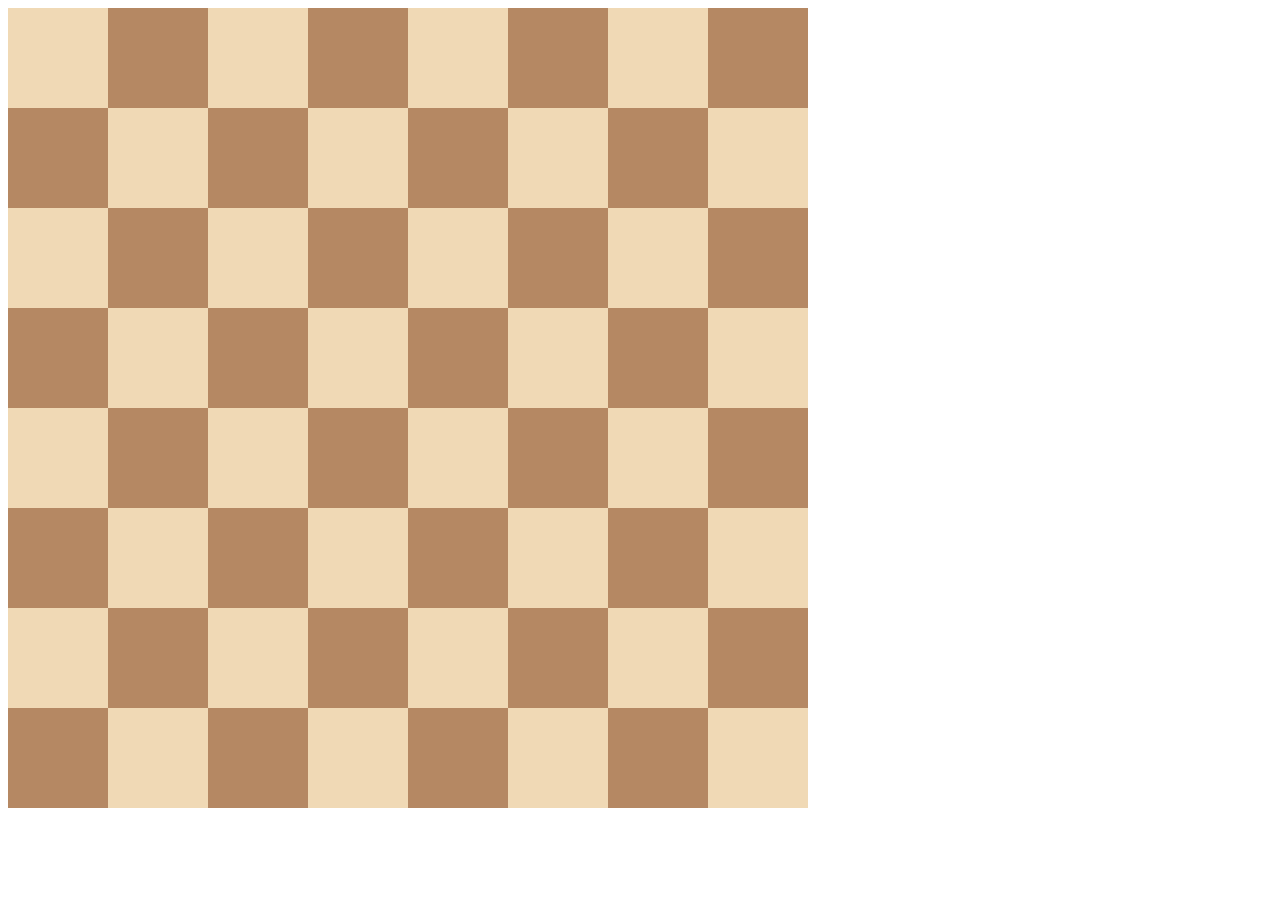
<file: 10.0 Display Grid/index.html>
<!DOCTYPE html>
<html>

<head>
  <title>Chessboard</title>
  <style>
    /* Write your code here */
    /* Each square should be 100px by 100px */
    /* My colours for white: #f0d9b5, black: #b58863 */
    /* .container{
      display:grid;
      grid-template-columns: 1fr 2fr;
      background-color: aqua;
    } */

    .white{
      height: 100px;
      width: 100px;
      background-color:#f0d9b5 ;

    }
    .black{
       height: 100px;
      width: 100px;
      background-color:#b58863 ;
    }
    .container{
      display: grid;
      grid-template-columns: 1fr 1fr 1fr 1fr 1fr 1fr 1fr 1fr;
      grid-template-rows: 1fr 1fr  1fr 1fr 1fr 1fr 1fr 1fr;
      width:800px;
    }
  </style>
</head>

<body>
  <div class="container">
    <div class="white"></div>
    <div class="black"></div>
    <div class="white"></div>
    <div class="black"></div>
    <div class="white"></div>
    <div class="black"></div>
    <div class="white"></div>
    <div class="black"></div>
    <div class="black"></div>
    <div class="white"></div>
    <div class="black"></div>
    <div class="white"></div>
    <div class="black"></div>
    <div class="white"></div>
    <div class="black"></div>
    <div class="white"></div>
    <div class="white"></div>
    <div class="black"></div>
    <div class="white"></div>
    <div class="black"></div>
    <div class="white"></div>
    <div class="black"></div>
    <div class="white"></div>
    <div class="black"></div>
    <div class="black"></div>
    <div class="white"></div>
    <div class="black"></div>
    <div class="white"></div>
    <div class="black"></div>
    <div class="white"></div>
    <div class="black"></div>
    <div class="white"></div>
    <div class="white"></div>
    <div class="black"></div>
    <div class="white"></div>
    <div class="black"></div>
    <div class="white"></div>
    <div class="black"></div>
    <div class="white"></div>
    <div class="black"></div>
    <div class="black"></div>
    <div class="white"></div>
    <div class="black"></div>
    <div class="white"></div>
    <div class="black"></div>
    <div class="white"></div>
    <div class="black"></div>
    <div class="white"></div>
    <div class="white"></div>
    <div class="black"></div>
    <div class="white"></div>
    <div class="black"></div>
    <div class="white"></div>
    <div class="black"></div>
    <div class="white"></div>
    <div class="black"></div>
    <div class="black"></div>
    <div class="white"></div>
    <div class="black"></div>
    <div class="white"></div>
    <div class="black"></div>
    <div class="white"></div>
    <div class="black"></div>
    <div class="white"></div>
  </div>
</body>

</html>
</file>
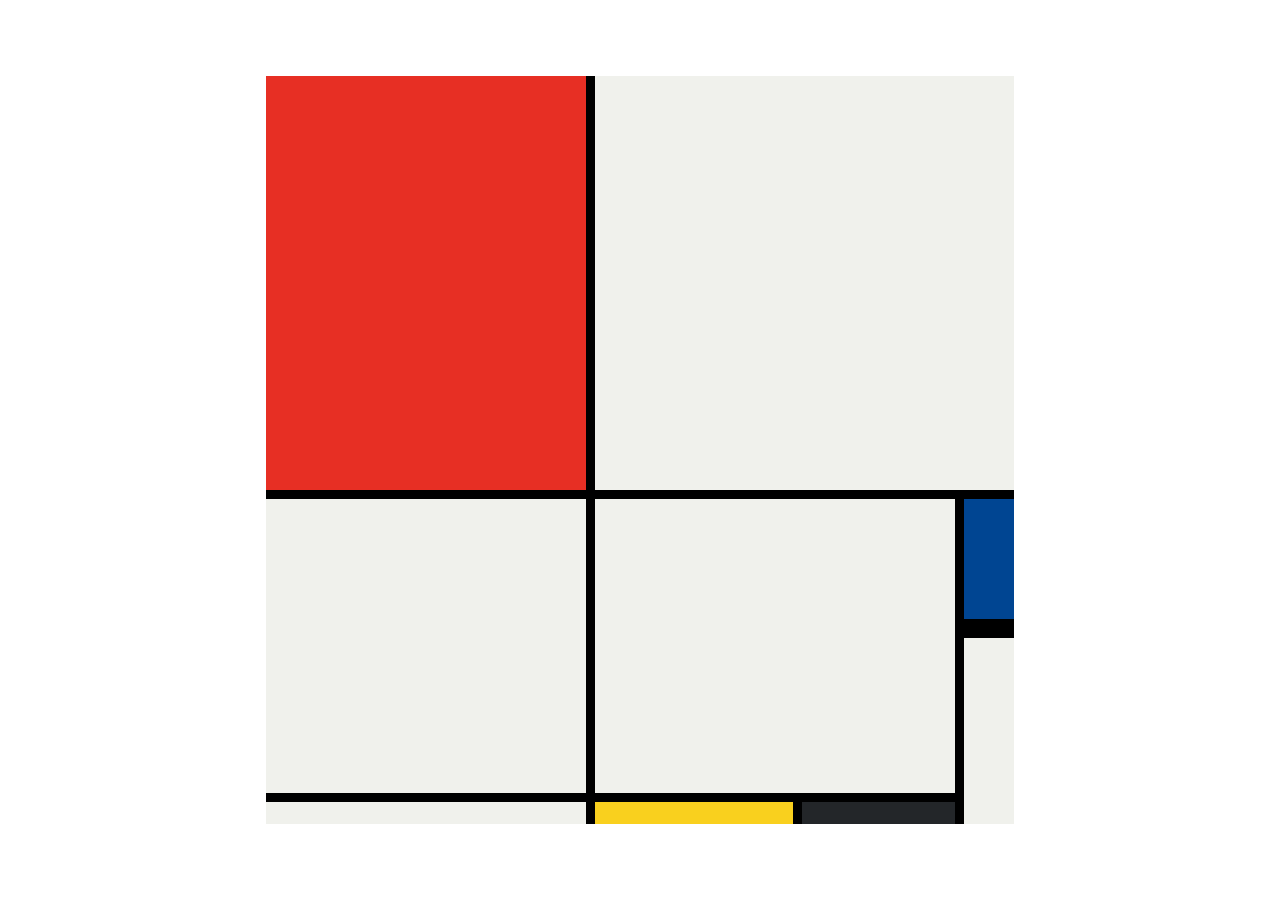
<file: 10.3 Mondrian Project/index.html>
<!DOCTYPE html>
<html lang="en">

<head>
  <meta charset="UTF-8">
  <meta name="viewport" content="width=device-width, initial-scale=1.0">
  <title>Mondrian Project</title>
  <style>
    /* 
    Write your CSS here 
    Gap Colour: #000
    White: #F0F1EC
    Red: #E72F24
    Black: #232629
    Blue: #004592
    Yellow: #F9D01E

    For dimensions, see dimensions.png image.
    HINT: Remember you can't change the properties of grid lines.
    But grid lines are transparent!
    */
    body {
      display: flex;
      justify-content: center;
      align-items: center;
      height: 100vh;
      margin: 0;
      padding: 0;
    }

    .container {
      height: 748px;
      width: 748px;
      display: grid;
      background-color: #000;
      grid-template-columns: 320px 198px 153px 50px;
      grid-template-rows: 414px 130px 155px 22px;
      gap: 9px;
    }

    .item {
      background-color: #F0F1EC;
    }

    .red {
      background-color: #E72F24;
    }

    .white1 {
      grid-column: span 3;
    }

    .white2 {
      grid-row: span 2;
    }
   
     .white3 {
      grid-area: 2 / 2 / 4 /4
    }

    .blue {
      background-color: #004592;
      border-bottom: 10px solid #000;
    }

    .white4 {
      grid-row: span 2;
    }

    .yellow {
      background-color: #F9D01E;
    }

    .black {
      background-color: #232629;
    }
  </style>
</head>

<body>
  <!-- Write your HTML here -->
  <div class="container">
    <div class="item red"></div>
    <div class="item white1"></div>
    <div class="item white2"></div>
    <div class="item white3"></div>

    <div class="item blue"></div>
    <div class="item white4"></div>

    <div class="item"></div>
    <div class="item yellow"></div>
    <div class="item black"></div>
  </div>
</body>

</html>
</file>
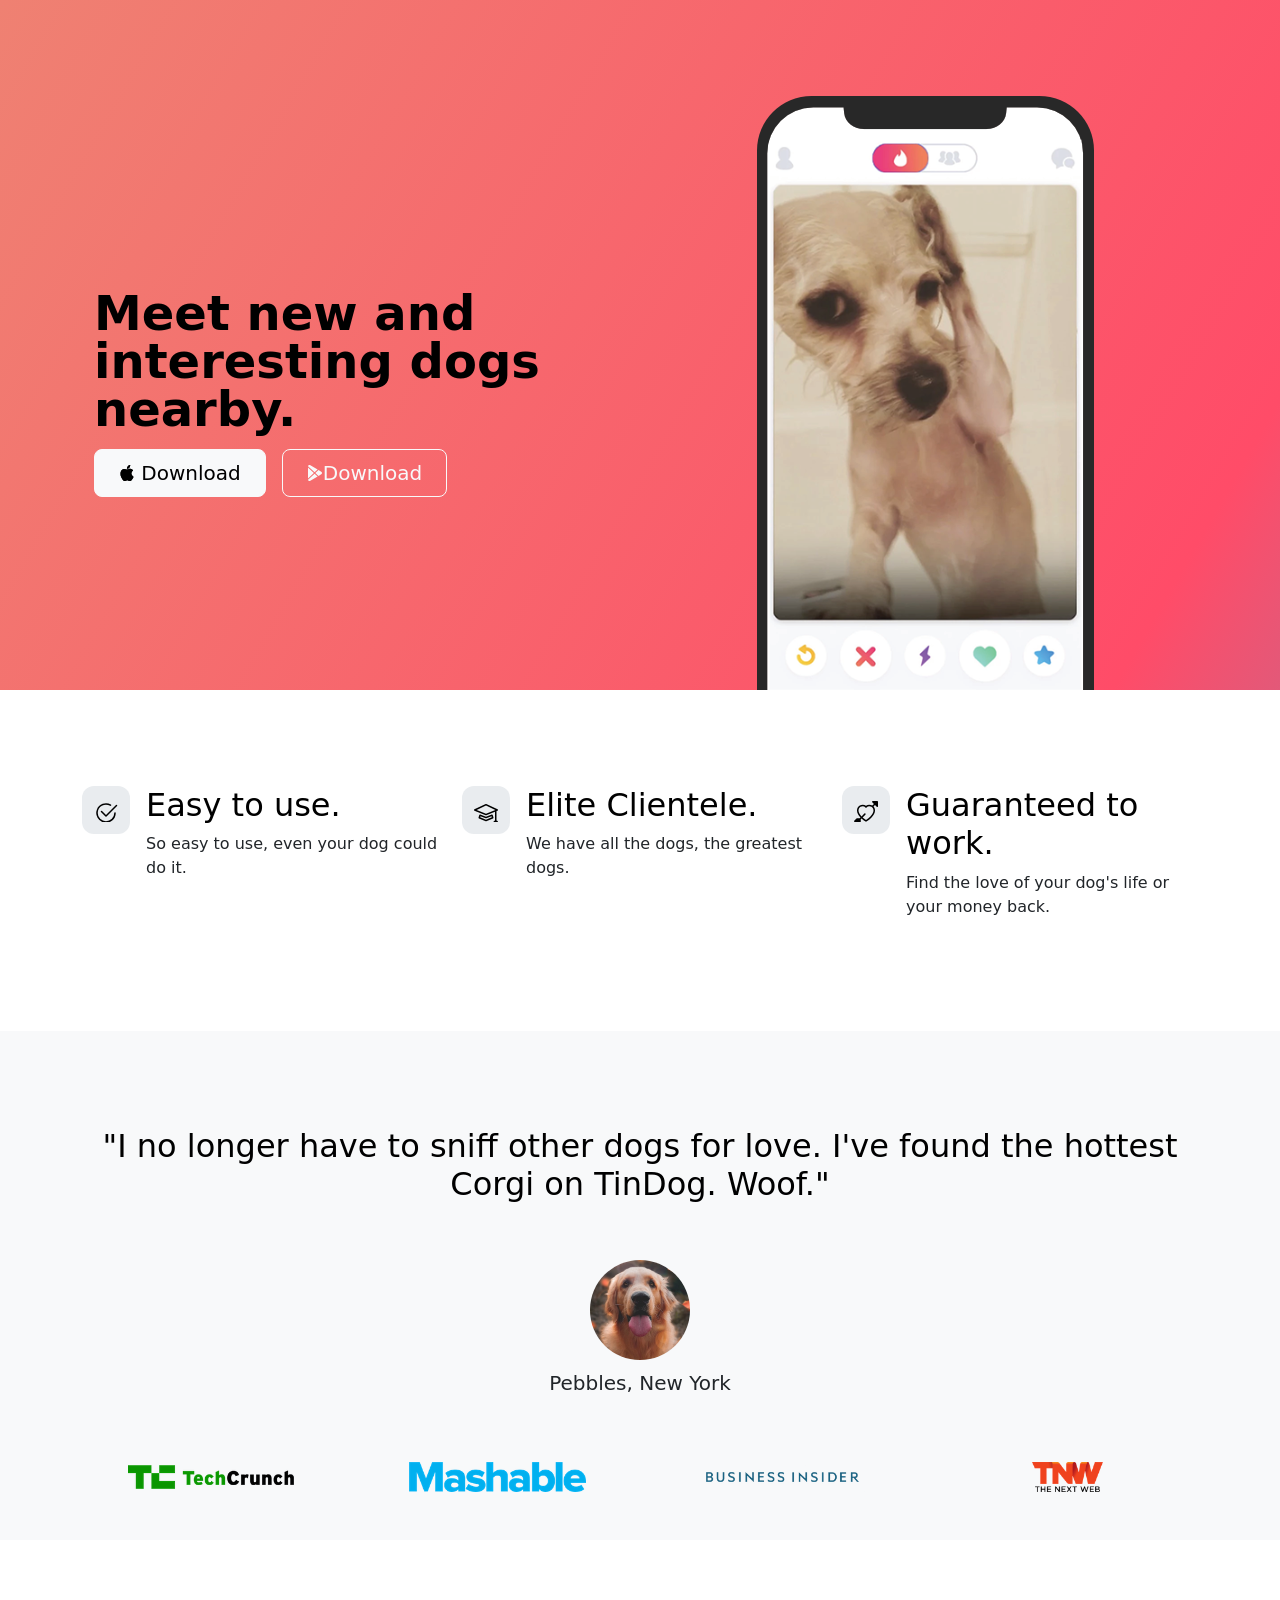
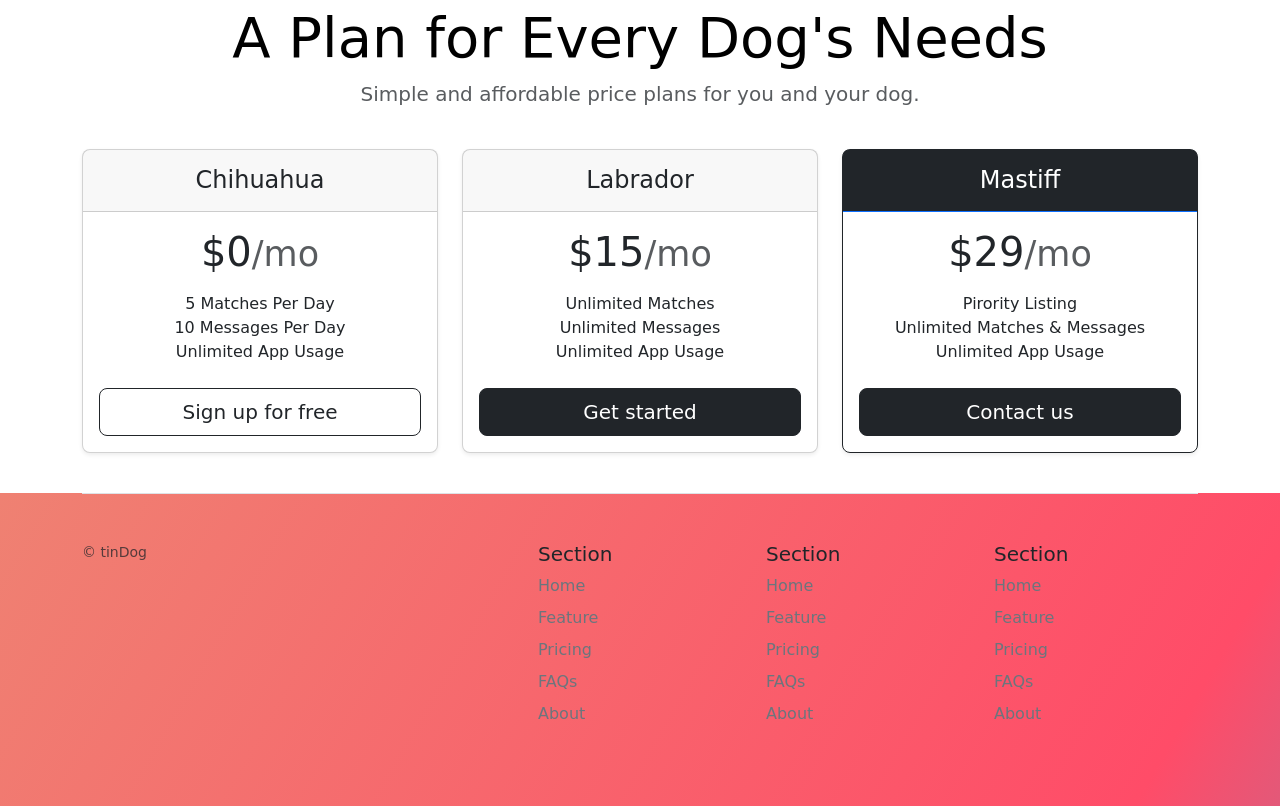
<file: 11.3 TinDog Project/index.html>
<!DOCTYPE html>
<html lang="en">

<head>
  <meta charset="UTF-8">
  <meta name="viewport" content="width=device-width, initial-scale=1.0">
  <link href="https://cdn.jsdelivr.net/npm/bootstrap@5.3.8/dist/css/bootstrap.min.css" rel="stylesheet"
    integrity="sha384-sRIl4kxILFvY47J16cr9ZwB07vP4J8+LH7qKQnuqkuIAvNWLzeN8tE5YBujZqJLB" crossorigin="anonymous">
  <link rel="stylesheet" href="./css/style.css">
  <title>TinDog</title>
</head>

<body>

  <!-- Title -->
  <section id="title" class="gradient-background">
    <div class="container col-xxl-8 px-4 pt-5">
      <div class="row flex-lg-row-reverse align-items-center g-5 pt-5">
        <div class="col-10 col-sm-8 col-lg-6"> <img src="./images/iphone.png" class="d-block mx-lg-auto img-fluid"
            alt="Bootstrap Themes" height="300" loading="lazy"> </div>
        <div class="col-lg-6">
          <h1 class="display-5 fw-bold text-body-emphasis lh-1 mb-3">Meet new and interesting dogs nearby.</h1>

          <div class="d-grid gap-2 d-md-flex justify-content-md-start"> <button type="button"
              class="btn btn-light btn-lg px-4 me-md-2"><svg xmlns="http://www.w3.org/2000/svg" width="16" height="16"
                fill="black" class="bi bi-apple mb-1" viewBox="0 0 16 16">
                <path
                  d="M11.182.008C11.148-.03 9.923.023 8.857 1.18c-1.066 1.156-.902 2.482-.878 2.516.024.034 1.52.087 2.475-1.258.955-1.345.762-2.391.728-2.43Zm3.314 11.733c-.048-.096-2.325-1.234-2.113-3.422.212-2.189 1.675-2.789 1.698-2.854.023-.065-.597-.79-1.254-1.157a3.692 3.692 0 0 0-1.563-.434c-.108-.003-.483-.095-1.254.116-.508.139-1.653.589-1.968.607-.316.018-1.256-.522-2.267-.665-.647-.125-1.333.131-1.824.328-.49.196-1.422.754-2.074 2.237-.652 1.482-.311 3.83-.067 4.56.244.729.625 1.924 1.273 2.796.576.984 1.34 1.667 1.659 1.899.319.232 1.219.386 1.843.067.502-.308 1.408-.485 1.766-.472.357.013 1.061.154 1.782.539.571.197 1.111.115 1.652-.105.541-.221 1.324-1.059 2.238-2.758.347-.79.505-1.217.473-1.282Z" />
                <path
                  d="M11.182.008C11.148-.03 9.923.023 8.857 1.18c-1.066 1.156-.902 2.482-.878 2.516.024.034 1.52.087 2.475-1.258.955-1.345.762-2.391.728-2.43Zm3.314 11.733c-.048-.096-2.325-1.234-2.113-3.422.212-2.189 1.675-2.789 1.698-2.854.023-.065-.597-.79-1.254-1.157a3.692 3.692 0 0 0-1.563-.434c-.108-.003-.483-.095-1.254.116-.508.139-1.653.589-1.968.607-.316.018-1.256-.522-2.267-.665-.647-.125-1.333.131-1.824.328-.49.196-1.422.754-2.074 2.237-.652 1.482-.311 3.83-.067 4.56.244.729.625 1.924 1.273 2.796.576.984 1.34 1.667 1.659 1.899.319.232 1.219.386 1.843.067.502-.308 1.408-.485 1.766-.472.357.013 1.061.154 1.782.539.571.197 1.111.115 1.652-.105.541-.221 1.324-1.059 2.238-2.758.347-.79.505-1.217.473-1.282Z" />
              </svg>
              Download</button> <button type="button" class="btn btn-outline-light btn-lg px-4"><svg
                xmlns="http://www.w3.org/2000/svg" width="16" height="16" fill="currentColor"
                class="bi bi-google-play mb-1" viewBox="0 0 16 16">
                <path
                  d="M14.222 9.374c1.037-.61 1.037-2.137 0-2.748L11.528 5.04 8.32 8l3.207 2.96 2.694-1.586Zm-3.595 2.116L7.583 8.68 1.03 14.73c.201 1.029 1.36 1.61 2.303 1.055l7.294-4.295ZM1 13.396V2.603L6.846 8 1 13.396ZM1.03 1.27l6.553 6.05 3.044-2.81L3.333.215C2.39-.341 1.231.24 1.03 1.27Z" />
              </svg>Download</button>
          </div>

        </div>
      </div>
    </div>

  </section>
  <!-- Features -->
  <section id="features">
    <div class="container mt-5">
      <div class="row g-4 py-5 row-cols-1 row-cols-lg-3">
        <div class="col d-flex align-items-start">
          <div
            class="icon-square text-body-emphasis bg-body-secondary d-inline-flex align-items-center justify-content-center fs-4 flex-shrink-0 me-3">
            <svg class="bi" width="1em" height="1em" aria-hidden="true">
              <use xlink:href="#toggles2"></use>
              <svg xmlns="http://www.w3.org/2000/svg" height="30" fill="currentColor" class="bi bi-check2-circle"
                viewBox="0 0 16 16">
                <path
                  d="M2.5 8a5.5 5.5 0 0 1 8.25-4.764.5.5 0 0 0 .5-.866A6.5 6.5 0 1 0 14.5 8a.5.5 0 0 0-1 0 5.5 5.5 0 1 1-11 0z" />
                <path
                  d="M15.354 3.354a.5.5 0 0 0-.708-.708L8 9.293 5.354 6.646a.5.5 0 1 0-.708.708l3 3a.5.5 0 0 0 .708 0l7-7z" />
              </svg>

            </svg>
          </div>
          <div>
            <h3 class="fs-2 text-body-emphasis">Easy to use.</h3>
            <p>So easy to use, even your dog could do it.
              </a>
          </div>
        </div>
        <div class="col d-flex align-items-start">
          <div
            class="icon-square text-body-emphasis bg-body-secondary d-inline-flex align-items-center justify-content-center fs-4 flex-shrink-0 me-3">
            <svg class="bi" width="1em" height="1em" aria-hidden="true">
              <use xlink:href="#cpu-fill"></use>
              <svg xmlns="http://www.w3.org/2000/svg" height="30" fill="currentColor" class="bi bi-mortarboard"
                viewBox="0 0 16 16">
                <path
                  d="M8.211 2.047a.5.5 0 0 0-.422 0l-7.5 3.5a.5.5 0 0 0 .025.917l7.5 3a.5.5 0 0 0 .372 0L14 7.14V13a1 1 0 0 0-1 1v2h3v-2a1 1 0 0 0-1-1V6.739l.686-.275a.5.5 0 0 0 .025-.917l-7.5-3.5ZM8 8.46 1.758 5.965 8 3.052l6.242 2.913L8 8.46Z" />
                <path
                  d="M4.176 9.032a.5.5 0 0 0-.656.327l-.5 1.7a.5.5 0 0 0 .294.605l4.5 1.8a.5.5 0 0 0 .372 0l4.5-1.8a.5.5 0 0 0 .294-.605l-.5-1.7a.5.5 0 0 0-.656-.327L8 10.466 4.176 9.032Zm-.068 1.873.22-.748 3.496 1.311a.5.5 0 0 0 .352 0l3.496-1.311.22.748L8 12.46l-3.892-1.556Z" />
              </svg>

            </svg>
          </div>
          <div>
            <h3 class="fs-2 text-body-emphasis">Elite Clientele.</h3>
            <p>We have all the dogs, the greatest dogs.
              </a>
          </div>
        </div>
        <div class="col d-flex align-items-start">
          <div
            class="icon-square text-body-emphasis bg-body-secondary d-inline-flex align-items-center justify-content-center fs-4 flex-shrink-0 me-3">
            <svg class="bi" width="1em" height="1em" aria-hidden="true">
              <use xlink:href="#tools"></use>
              <svg xmlns="http://www.w3.org/2000/svg" height="30" fill="currentColor" class="bi bi-arrow-through-heart"
                viewBox="0 0 16 16">
                <path fill-rule="evenodd"
                  d="M2.854 15.854A.5.5 0 0 1 2 15.5V14H.5a.5.5 0 0 1-.354-.854l1.5-1.5A.5.5 0 0 1 2 11.5h1.793l.53-.53c-.771-.802-1.328-1.58-1.704-2.32-.798-1.575-.775-2.996-.213-4.092C3.426 2.565 6.18 1.809 8 3.233c1.25-.98 2.944-.928 4.212-.152L13.292 2 12.147.854A.5.5 0 0 1 12.5 0h3a.5.5 0 0 1 .5.5v3a.5.5 0 0 1-.854.354L14 2.707l-1.006 1.006c.236.248.44.531.6.845.562 1.096.585 2.517-.213 4.092-.793 1.563-2.395 3.288-5.105 5.08L8 13.912l-.276-.182a21.86 21.86 0 0 1-2.685-2.062l-.539.54V14a.5.5 0 0 1-.146.354l-1.5 1.5Zm2.893-4.894A20.419 20.419 0 0 0 8 12.71c2.456-1.666 3.827-3.207 4.489-4.512.679-1.34.607-2.42.215-3.185-.817-1.595-3.087-2.054-4.346-.761L8 4.62l-.358-.368c-1.259-1.293-3.53-.834-4.346.761-.392.766-.464 1.845.215 3.185.323.636.815 1.33 1.519 2.065l1.866-1.867a.5.5 0 1 1 .708.708L5.747 10.96Z" />
              </svg>
            </svg>
          </div>
          <div>
            <h3 class="fs-2 text-body-emphasis">Guaranteed to work.</h3>
            <p>Find the love of your dog's life or your money back.
              </a>
          </div>
        </div>
      </div>
    </div>
    </div>
  </section>
  <!-- Testimonial -->
  <section id="testimonial">
    <div class="my-5">
      <div class="p-5 text-center bg-body-tertiary">
        <div class="container py-5">
          <h2 class="text-body-emphasis">"I no longer have to sniff other dogs for love. I've found the hottest Corgi on
            TinDog. Woof."</h2>
          <img class="profile-img mt-5" src="images/dog-img.jpg" alt="dog image">
          <p class="col-lg-8 mx-auto lead mt-2">
            Pebbles, New York
          </p>
        </div>
        <div class="container">
          <div class="row">
            <div class="col-lg-3 col-sm-12">
              <img src="./images/techcrunch.png" alt="techcrunch" height="30">
            </div>
            <div class="col-lg-3 col-sm-12">
              <img src="./images/mashable.png" alt="mashable" height="30">
            </div>
            <div class="col-lg-3 col-sm-12">
              <img src="./images/bizinsider.png" alt="bizinsider" height="30">
            </div>
            <div class="col-lg-3 col-sm-12">
              <img src="./images/tnw.png" alt="tnw" height="30">
            </div>
          </div>
        </div>
      </div>
    </div>
  </section>
  <!-- Pricing -->
  <section id="pricing">
    <div class="container">
      <header>
        <div class="pricing-header p-3 pb-md-4 mx-auto text-center">
          <h2 class="display-4 fw-normal text-body-emphasis">A Plan for Every Dog's Needs</h2>
          <p class="fs-5 text-body-secondary">Simple and affordable price plans for you and your dog.

        </div>
      </header>
      <div class="row row-cols-1 row-cols-md-3 mb-3 text-center">
        <div class="col">
          <div class="card mb-4 rounded-3 shadow-sm">
            <div class="card-header py-3">
              <h4 class="my-0 fw-normal">Chihuahua</h4>
            </div>
            <div class="card-body">
              <h1 class="card-title pricing-card-title">$0<small class="text-body-secondary fw-light">/mo</small></h1>
              <ul class="list-unstyled mt-3 mb-4">
                <li>5 Matches Per Day</li>
                <li>10 Messages Per Day</li>
                <li>Unlimited App Usage</li>
              </ul> <button type="button" class="w-100 btn btn-lg btn-outline-dark">Sign up for free</button>
            </div>
          </div>
        </div>
        <div class="col">
          <div class="card mb-4 rounded-3 shadow-sm">
            <div class="card-header py-3">
              <h4 class="my-0 fw-normal">Labrador</h4>
            </div>
            <div class="card-body">
              <h1 class="card-title pricing-card-title">$15<small class="text-body-secondary fw-light">/mo</small></h1>
              <ul class="list-unstyled mt-3 mb-4">
                <li>Unlimited Matches</li>
                <li>Unlimited Messages</li>
                <li>Unlimited App Usage</li>
              </ul> <button type="button" class="w-100 btn btn-lg btn-dark">Get started</button>
            </div>
          </div>
        </div>
        <div class="col">
          <div class="card mb-4 rounded-3 shadow-sm border-dark">
            <div class="card-header py-3 text-bg-dark border-primary">
              <h4 class="my-0 fw-normal ">Mastiff</h4>
            </div>
            <div class="card-body">
              <h1 class="card-title pricing-card-title">$29<small class="text-body-secondary fw-light">/mo</small></h1>
              <ul class="list-unstyled mt-3 mb-4">
                <li>Pirority Listing</li>
                <li>Unlimited Matches & Messages</li>
                <li>Unlimited App Usage</li>
              </ul> <button type="button" class="w-100 btn btn-lg btn-dark">Contact us</button>
            </div>
          </div>
        </div>
      </div>
    </div>
  </section>
  <!-- Footer -->
  <section id="footer" class="gradient-background">
    <div class="container">
      <footer class="py-5 md-5 pt-md-5 border-top">
        <div class="row">
          <div class="col mb-3"> <small class="d-block mb-3 text-body-secondary">© tinDog</small> </div>
          <div class="col mb-3"></div>
          <div class="col mb-3">
            <h5>Section</h5>
            <ul class="list-unstyled text-small">
              <li class="mb-2"><a class="link-secondary text-decoration-none" href="#">Home</a></li>
              <li class="mb-2"><a class="link-secondary text-decoration-none" href="#">Feature</a></li>
              <li class="mb-2"><a class="link-secondary text-decoration-none" href="#">Pricing</a></li>
              <li class="mb-2"><a class="link-secondary text-decoration-none" href="#">FAQs</a></li>
              <li class="mb-2"><a class="link-secondary text-decoration-none" href="#">About</a></li>
          </div>
          <div class="col mb-3">
            <h5>Section</h5>
            <ul class="list-unstyled text-small">
              <li class="mb-2"><a class="link-secondary text-decoration-none" href="#">Home</a></li>
              <li class="mb-2"><a class="link-secondary text-decoration-none" href="#">Feature</a></li>
              <li class="mb-2"><a class="link-secondary text-decoration-none" href="#">Pricing</a></li>
              <li class="mb-2"><a class="link-secondary text-decoration-none" href="#">FAQs</a></li>
              <li class="mb-2"><a class="link-secondary text-decoration-none" href="#">About</a></li>
            </ul>
          </div>
          <div class="col mb-3">
            <h5>Section</h5>
            <ul class="list-unstyled text-small ">
              <li class="mb-2"><a class="link-secondary text-decoration-none" href="#">Home</a></li>
              <li class="mb-2"><a class="link-secondary text-decoration-none" href="#">Feature</a></li>
              <li class="mb-2"><a class="link-secondary text-decoration-none" href="#">Pricing</a></li>
              <li class="mb-2"><a class="link-secondary text-decoration-none" href="#">FAQs</a></li>
              <li class="mb-2"><a class="link-secondary text-decoration-none" href="#">About</a></li>
            </ul>
          </div>
        </div>
      </footer>
    </div>
  </section>
</body>

</html>
</file>
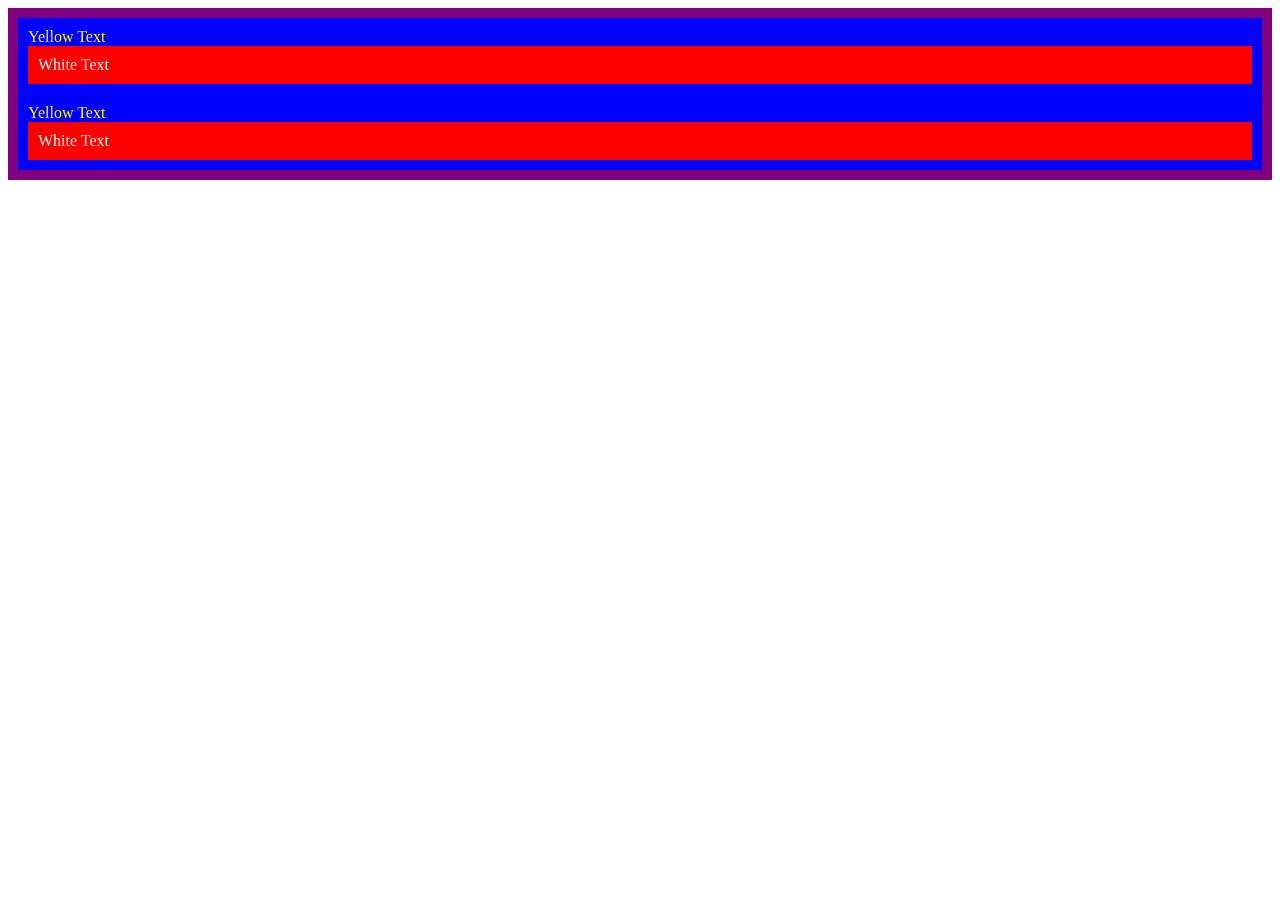
<file: 7.0+CSS+Cascade/index.html>
<!DOCTYPE html>
<html lang="en">

<head>
  <meta charset="UTF-8">
  <title>CSS Cascade</title>
  <link rel="stylesheet" href="./style.css">
</head>

<body>
  <div id="outer-box" class="box">
    <div class="box">
      <p>Yellow Text</p>
      <div class="box inner-box">
        <p class="white-text">White Text</p>
      </div>
    </div>
    <div class="box">
      <p>Yellow Text</p>
      <div class="box inner-box">
        <p class="white-text">White Text</p>
      </div>
    </div>
  </div>
</body>

</html>
</file>
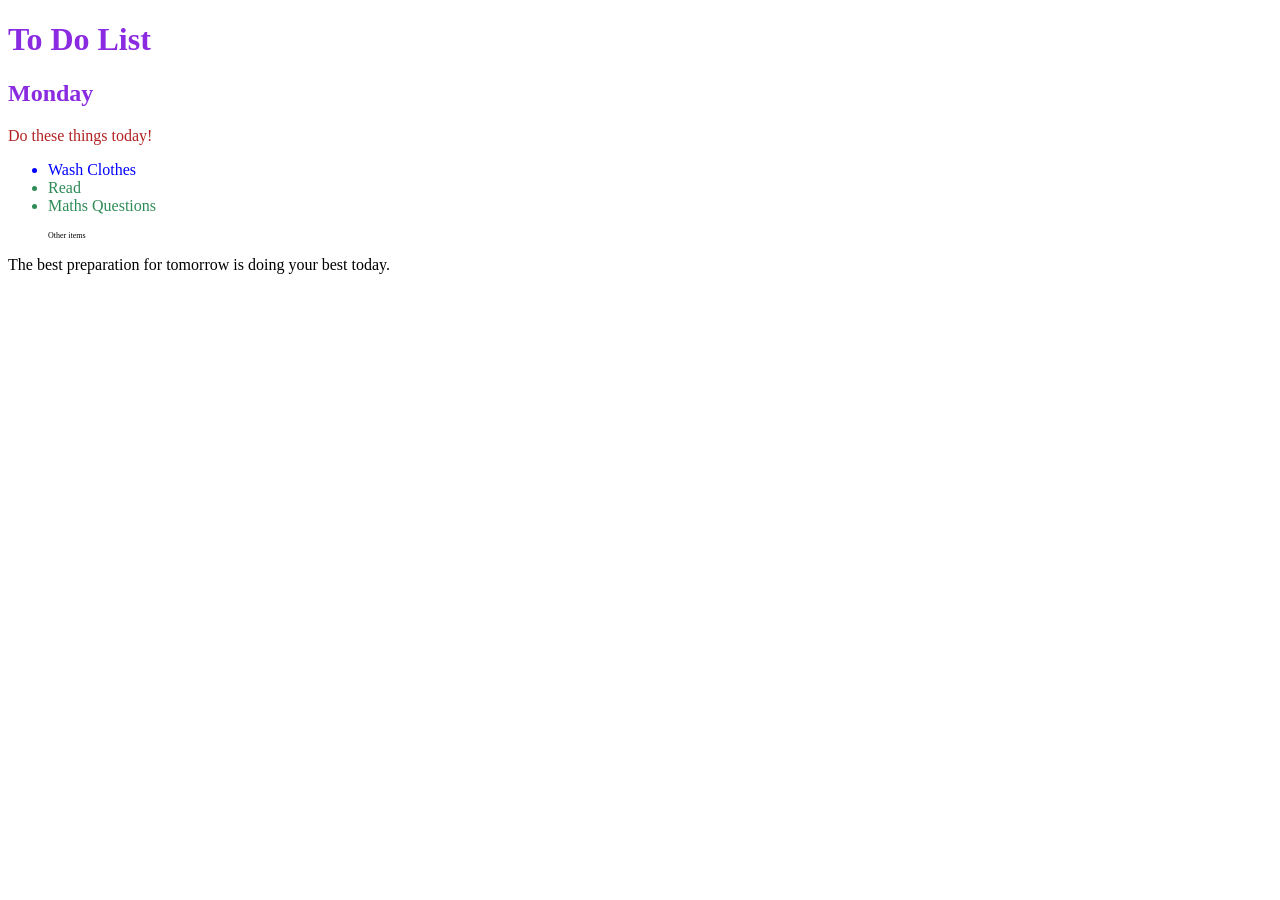
<file: 7.1 Combining Selectors/index.html>
<!DOCTYPE html>
<html lang="en">

<head>
  <meta charset="UTF-8">
  <title>Combining CSS Selectors</title>
  <link rel="stylesheet" href="./style.css">
</head>

<!-- Don't change any of the HTML code! -->

<body>
  <h1>To Do List</h1>
  <h2>Monday</h2>
  <div class="box">
    <p class="done">Do these things today!</p>
    <ul class="list">
      <li>Wash Clothes</li>
      <li class="done">Read</li>
      <li class="done">Maths Questions</li>
    </ul>
  </div>

  <ul>
    <p class="done">Other items</p>
  </ul>
  <p>The best preparation for tomorrow is doing your best today.</p>

</body>

</html>
</file>
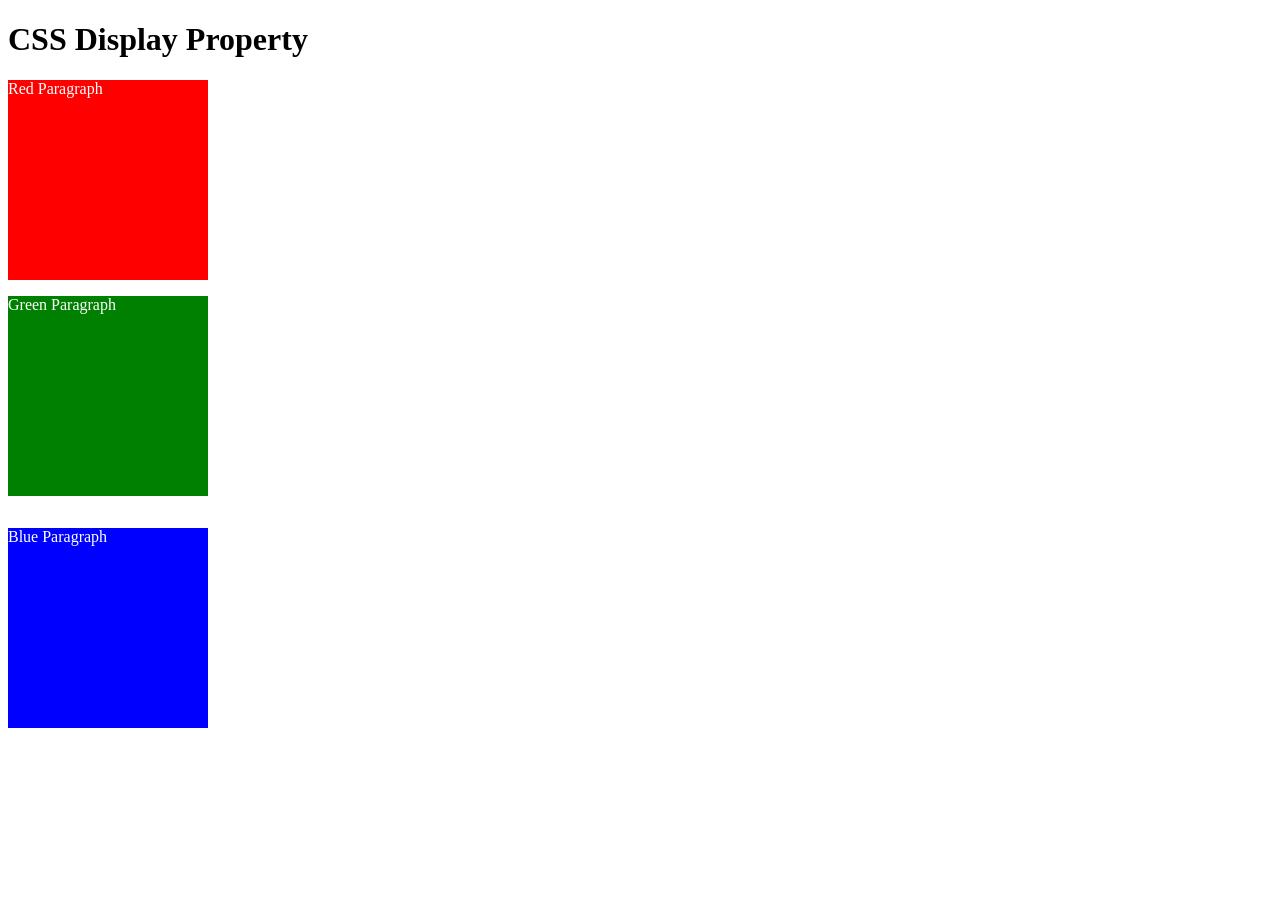
<file: 8.0 CSS Display/index.html>
<!DOCTYPE html>
<html>

<!-- 
  TODO
1. By changing only the display property of the CSS make all 3 squares line up horizontally like in goal1 image.
2. Change only the display property to make all 3 squares line up vertically like in goal2 image. 
-->

<head>
  <title>CSS Display Property Example</title>
  <style>
    p {
      color: white;
    }

    .red {
      display: block;
      width: 200px;
      height: 200px;
      background-color: red;
    }

    .green {
      display: block;
      width: 200px;
      height: 200px;
      background-color: green;
    }

    .blue {
      display: inline-block;
      width: 200px;
      height: 200px;
      background-color: blue;
    }
  </style>
</head>


<body>
  <h1>CSS Display Property</h1>
  <p class="red">Red Paragraph </p>
  <p class="green">Green Paragraph</p>
  <p class="blue">Blue Paragraph</p>
</body>

</html>
</file>
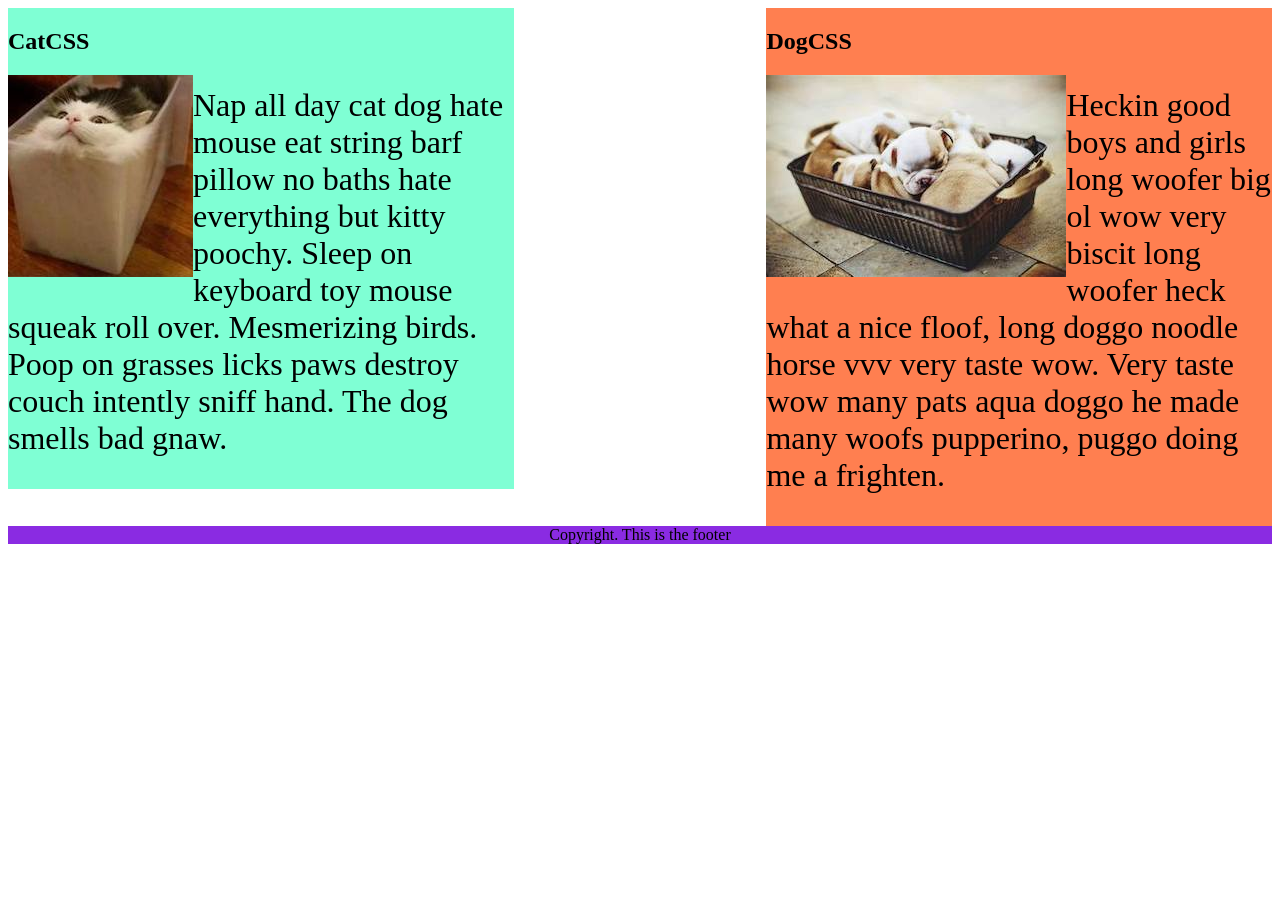
<file: 8.1 CSS Float/index.html>
<!DOCTYPE html>
<html lang="en">

<!-- TODO
1. Make both paragraph elements wrap around the image.
2. Use Float to move the cat div to the left and the dog div to the right.
3. Use clear to make the footer go below both the cat and dog div. -->

<head>
  <meta charset="UTF-8">
  <title>CSS Float</title>
  <style>
    div {
      display: inline-block;
      width: 40%;
    }

    p {
      font-size: 2em;
    }

    .cat {
      float: left;
      background-color: aquamarine;
    }
    .dog {
      float:right;
      background-color: coral;
    }
    img{
      float: left;
    }
    footer {
      clear:both ;
      text-align: center;
      background-color: blueviolet;
    }
  </style>
</head>

<body>
  <div class="cat">
    <h2>CatCSS</h2>

    <img src="cat.jpeg" alt="cat in a box" />
    <p class="first-paragraph">Nap all day cat dog hate mouse eat string barf pillow no baths hate everything but kitty
      poochy. Sleep on keyboard
      toy
      mouse squeak roll over. Mesmerizing birds. Poop on grasses licks paws destroy couch intently sniff hand. The dog
      smells
      bad gnaw.</p>
  </div>
  <div class="dog">
    <h2>DogCSS</h2>
    <img src="dog.jpeg" alt="dogs in a box" />
    <p class="second-paragraph">Heckin good boys and girls long woofer big ol wow very biscit long woofer heck what a
      nice
      floof, long doggo noodle
      horse vvv very taste wow. Very taste wow many pats aqua doggo he made many woofs pupperino, puggo doing me a
      frighten.</p>
  </div>

  <footer>Copyright. This is the footer</footer>
</body>

</html>
</file>
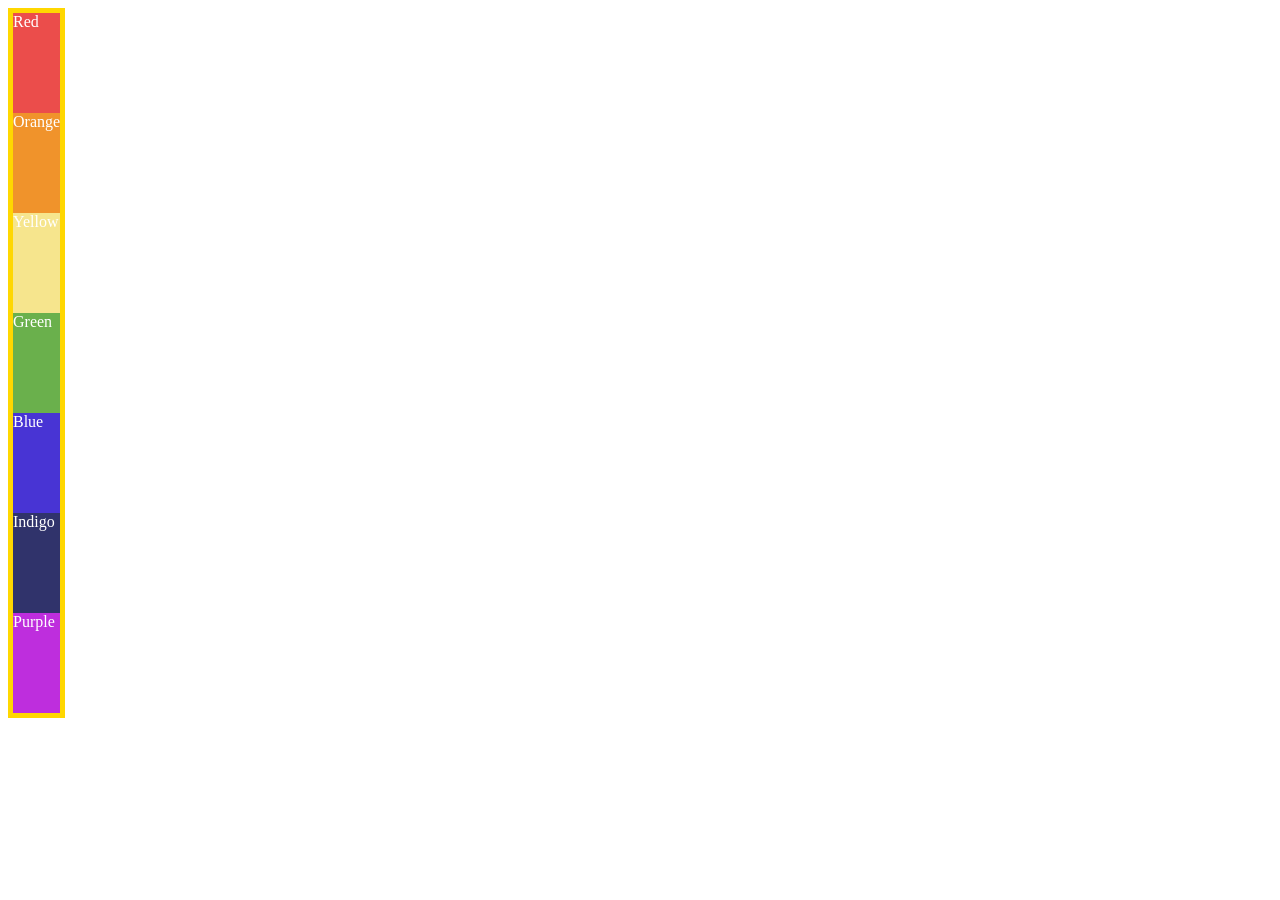
<file: 9.1 Flex Direction/index.html>
<!DOCTYPE html>
<html lang="en">

<head>
  <meta charset="UTF-8">
  <meta name="viewport" content="width=device-width, initial-scale=1.0">
  <title>Flex Direction</title>
  <!-- HINT:
  https://developer.mozilla.org/en-US/docs/Web/CSS/Universal_selectors
  https://developer.mozilla.org/en-US/docs/Learn/CSS/Building_blocks/Selectors/Combinators 
  -->
  <style>
    .container {
      color: white;
      border: 5px solid gold;
      display: inline-flex;
      flex-direction: column; 
    }
    .container> *{
      
      flex-basis: 100px;

    }

    /*
Select all the elements that are the direct
children of the .container class.
    */

    .red {background-color: #eb4d4b;}
    .orange {background-color: #f0932b;}
    .yellow {background-color: #f6e58d;}
    .green {background-color: #6ab04c;}
    .blue {background-color: #4834d4;}
    .indigo {background-color: #30336b;}
    .purple {background-color: #be2edd;}
  </style>
</head>

<body>
  <div class="container">
    <div class="red">Red</div>
    <div class="orange">Orange</div>
    <div class="yellow">Yellow</div>
    <div class="green">Green</div>
    <div class="blue">Blue</div>
    <div class="indigo">Indigo</div>
    <div class="purple">Purple</div>
  </div>
  
</body>

</html>
</file>
<file: 11.3 TinDog Project/css/style.css>
.gradient-background {
  background: linear-gradient(300deg, #00bfff, #ff4c68, #ef8172);
  background-size: 180% 180%;
  animation: gradient-animation 18s ease infinite;
}

@keyframes gradient-animation {
  0% {
    background-position: 0% 50%;
  }
  50% {
    background-position: 100% 50%;
  }
  100% {
    background-position: 0% 50%;
  }
}

.icon-square {
  width: 3rem;
  height: 3rem;
  border-radius: 0.75rem;
}

.profile-img {
  height: 100px;
  border-radius: 50%;
}
</file>
<file: 7.0+CSS+Cascade/style.css>
/* Don't change the existing CSS. */

.box {
  background-color: blue;
  padding: 10px;
}

p {
  color: yellow;
  margin: 0;
  padding: 0;
}
#outer-box{
  background-color: purple;
}

.white-text{
  color:white ;
}
.inner-box{
  background-color: red;
}
</file>
<file: 7.1 Combining Selectors/style.css>
/* Write your code here: */
h1,h2{
    color: blueviolet;
}

.box > p{
    color: firebrick;
}

.box li{
    color: blue;
}


li.done{
    color: seagreen;
}

ul p.done{
    font-size: 0.5rem;
}
</file>
